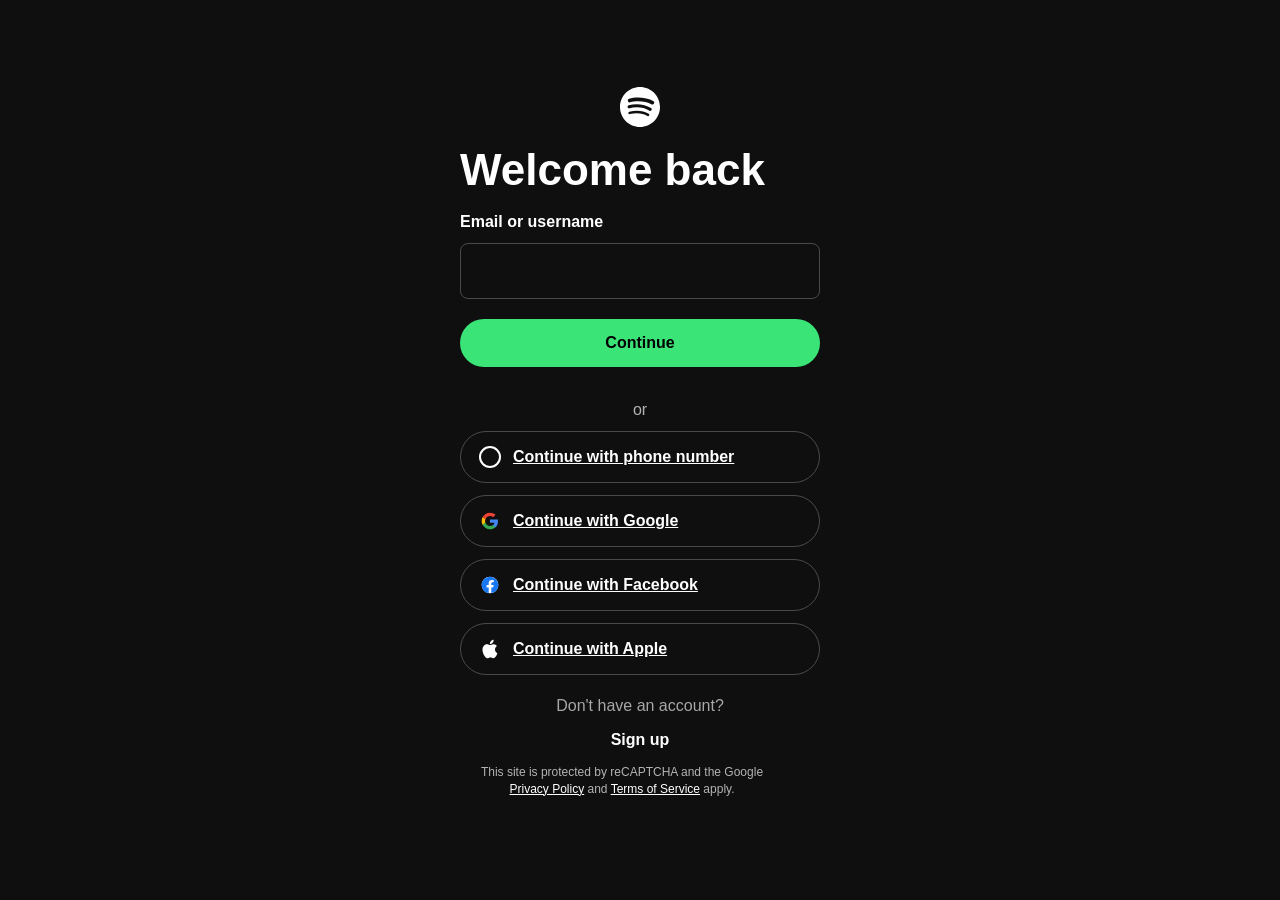
<file: index.html>
<!DOCTYPE html>
<html lang="en">
<head>
    <meta charset="UTF-8">
    <meta name="viewport" content="width=device-width, initial-scale=1.0">
    <title>Spotify</title>
    <link rel="stylesheet" href="style.css">
</head>
<body>
    <main class="auth">
        <section class="parent" aria-label="Sign in">
            <div class="box div1">
                <div class="logo">
                    <img src="assests/spotify.svg" alt="Spotify logo">
                </div>
                <h1 class="page-title">Welcome back</h1>
            </div>

            <div class="box div2">
                <form class="auth-form">
                    <label class="field-label" for="email">Email or username</label>
                    <input id="email" name="email" type="text" autocomplete="username">
                    <button class="btn-primary" type="submit">Continue</button>
                </form>
            </div>

            <div class="box div3">
                <div class="divider">
                    <span>or</span>
                </div>

                <div class="provider-list">
                    <a class="btn-outline" href="https://accounts.spotify.com/en/v2/login/phone?continue=https%3A%2F%2Fopen.spotify.com%2F%3Fflow_ctx%3D9e0e01e0-2de1-4af5-8867-52388e31c17f%253A1770508599&flow_ctx=9e0e01e0-2de1-4af5-8867-52388e31c17f%3A1770508599">
                        <span class="icon phone" aria-hidden="true"></span>
                        <span class="btn-text">Continue with phone number</span>
                        <span class="btn-spacer" aria-hidden="true"></span>
                    </a>
                    <a class="btn-outline" href="https://accounts.spotify.com/en/login/google?continue=https%3A%2F%2Fopen.spotify.com%2F%3Fflow_ctx%3D9e0e01e0-2de1-4af5-8867-52388e31c17f%253A1770508599&flow_ctx=9e0e01e0-2de1-4af5-8867-52388e31c17f%3A1770508599">
                        <img class="provider-icon" src="assests/Google.svg" alt="" aria-hidden="true">
                        <span class="btn-text">Continue with Google</span>
                        <span class="btn-spacer" aria-hidden="true"></span>
                    </a>
                    <a class="btn-outline" href="https://accounts.spotify.com/en/login/facebook?continue=https%3A%2F%2Fopen.spotify.com%2F%3Fflow_ctx%3D9e0e01e0-2de1-4af5-8867-52388e31c17f%253A1770508599&flow_ctx=9e0e01e0-2de1-4af5-8867-52388e31c17f%3A1770508599">
                        <img class="provider-icon" src="assests/Facebook.svg" alt="" aria-hidden="true">
                        <span class="btn-text">Continue with Facebook</span>
                        <span class="btn-spacer" aria-hidden="true"></span>
                    </a>
                    <a class="btn-outline" href="https://accounts.spotify.com/en/login/apple?continue=https%3A%2F%2Fopen.spotify.com%2F%3Fflow_ctx%3D9e0e01e0-2de1-4af5-8867-52388e31c17f%253A1770508599&flow_ctx=9e0e01e0-2de1-4af5-8867-52388e31c17f%3A1770508599">
                        <img class="provider-icon" src="assests/apple.svg" alt="" aria-hidden="true">
                        <span class="btn-text">Continue with Apple</span>
                        <span class="btn-spacer" aria-hidden="true"></span>
                    </a>
                </div>

                <div class="account">
                    <p class="signup-text">Don't have an account?</p>
                    <a class="signup-link" href="#">Sign up</a>
                </div>

                <section>
                <div class="privacy">
                    <div style="min-height:var(--encore-spacing-looser-4);min-width:0"></div></section>

                    <div class="privacy-inner">
                        <p class="privacy-text">
                            This site is protected by reCAPTCHA and the Google
                            <a class="privacy-link" href="https://policies.google.com/privacy" target="_blank" rel="noopener noreferrer">Privacy Policy</a>
                            and
                            <a class="privacy-link" href="https://policies.google.com/terms" target="_blank" rel="noopener noreferrer">Terms of Service</a>
                            apply.
                        </p>
                    </div>
            </div>
        </div>
            
             </section>
    </main>
</body>
</html>
</file>
<file: style.css>
*{
    box-sizing: border-box;
}

body{
    margin: 0;
    background: #0f0f0f;
    color: #ffffff;
    font-family: "SpotifyMixUI", "CircularSp-Arab", "CircularSp-Hebr",
        "CircularSp-Cyrl", "CircularSp-Grek", "CircularSp-Deva", sans-serif;
}

.logo img{
    width: 32px;
    height: 32px;
    display: flex;
    flex-direction: center;
}

.auth{
    min-height: 100vh;
    display: flex;
    align-items: center;
    justify-content: center;
    padding: 48px 16px 64px;
}

.parent{
    width: 360px;
    display: flex;
    flex-direction: column;
    gap: 18px;
}

.box{
    width: 100%;
}

.div1{
    display: flex;
    flex-direction: column;
    align-items: center;
    gap: 18px;
}

.logo{
    display: flex;
    justify-content: center;
}

.logo img{
    width: 40px;
    height: 40px;
}

.page-title{
    margin: 0;
    font-family: "SpotifyMixUITitle", "CircularSp-Arab", "CircularSp-Hebr",
        "CircularSp-Cyrl", "CircularSp-Grek", "CircularSp-Deva", sans-serif;
    font-size: 44px;
    font-weight: 800;
    text-align: left;
    overflow-wrap: break-word;
    width: 100%;
}

.auth-form{
    text-align: left;
}

.field-label{
    display: block;
    font-weight: 700;
    margin-bottom: 12px;
}

.auth-form input{
    width: 100%;
    height: 56px;
    border: 1px solid #4a4a4a;
    border-radius: 8px;
    background: transparent;
    color: #ffffff;
    padding: 0 14px;
    font-size: 17px;
}

.auth-form input:focus{
    outline: none;
    border-color: #1ed760;
    box-shadow: 0 0 0 3px rgba(30, 215, 96, 0.2);
}

.btn-primary{
    width: 100%;
    height: 48px;
    margin-top: 20px;
    border: none;
    border-radius: 9999px;
    background: rgb(59, 228, 119);
    color: rgb(0, 0, 0);
    font-size: 16px;
    font-weight: 700;
    display: flex;
    align-items: center;
    justify-content: center;
    padding: 8px 32px;
    cursor: pointer;
    transition: background-color 0.05s cubic-bezier(0.3, 0, 0, 1),
        transform 0.05s cubic-bezier(0.3, 0, 0, 1);
    will-change: transform;
}

.divider{
    margin: 16px 0 12px;
    display: grid;
    place-items: center;
    color: #b3b3b3;
    text-transform: lowercase;
}

.provider-list{
    display: grid;
    gap: 12px;
}

.btn-outline{
    width: 100%;
    height: 52px;
    border: 1px solid #4a4a4a;
    border-radius: 999px;
    background: transparent;
    color: #ffffff;
    font-size: 16px;
    font-weight: 600;
    display: flex;
    align-items: center;
    justify-content: flex-start;
    gap: 12px;
    padding: 0 18px;
    cursor: pointer;
}

.provider-icon{
    width: 20px;
    height: 20px;
    display: inline-block;
    flex: 0 0 22px;
}

.icon{
    width: 22px;
    height: 22px;
    display: inline-flex;
    align-items: center;
    justify-content: center;
    border-radius: 50%;
    font-weight: 700;
    font-size: 14px;
    flex: 0 0 22px;
}

.btn-text{
    text-align: left;
}

.btn-spacer{
    display: none;
}

.icon.phone{
    border: 2px solid #ffffff;
}

.signup-text{
    margin-top: 22px;
    color: #a7a7a7;
}

.signup-link{
    color: #ffffff;
    font-weight: 700;
    text-decoration: none;
}

.account{
    display: flex;
    flex-direction: column;
    align-items: center;
    text-align: center;
}

.privacy{
    margin-top: 15px;
    text-align: center;
}

.privacy-inner{
    display: block;
}

.privacy-text{
    margin: 0;
    color: #b3b3b3;
    font-size: 12px;
    font-weight: 400;
    font-family: "SpotifyMixUI", "CircularSp-Arab", "CircularSp-Hebr",
        "CircularSp-Cyrl", "CircularSp-Grek", "CircularSp-Deva", sans-serif;
    line-height: 1.35;
    overflow-wrap: anywhere;
    display: block;
    text-align: center;
    width: 324px;
}

.privacy-link{
    color: #ffffff;
    text-decoration: underline;
}

.privacy{
    font-display: flex;
    justify-content: center;
    align-items: center;
}

.conditions{
    font-display: flex;
    justify-content: center;
    align-items: center;
}
</file>
<file: Spotify/style.css>
*{
    box-sizing: border-box;
}

body{
    margin: 0;
    background: #0f0f0f;
    color: #ffffff;
    font-family: "SpotifyMixUI", "CircularSp-Arab", "CircularSp-Hebr",
        "CircularSp-Cyrl", "CircularSp-Grek", "CircularSp-Deva", sans-serif;
}

.logo img{
    width: 32px;
    height: 32px;
    display: flex;
    flex-direction: center;
}

.auth{
    min-height: 100vh;
    display: flex;
    align-items: center;
    justify-content: center;
    padding: 48px 16px 64px;
}

.parent{
    width: 360px;
    display: flex;
    flex-direction: column;
    gap: 18px;
}

.box{
    width: 100%;
}

.div1{
    display: flex;
    flex-direction: column;
    align-items: center;
    gap: 18px;
}

.logo{
    display: flex;
    justify-content: center;
}

.logo img{
    width: 40px;
    height: 40px;
}

.page-title{
    margin: 0;
    font-family: "SpotifyMixUITitle", "CircularSp-Arab", "CircularSp-Hebr",
        "CircularSp-Cyrl", "CircularSp-Grek", "CircularSp-Deva", sans-serif;
    font-size: 44px;
    font-weight: 800;
    text-align: left;
    overflow-wrap: break-word;
    width: 100%;
}

.auth-form{
    text-align: left;
}

.field-label{
    display: block;
    font-weight: 700;
    margin-bottom: 12px;
}

.auth-form input{
    width: 100%;
    height: 56px;
    border: 1px solid #4a4a4a;
    border-radius: 8px;
    background: transparent;
    color: #ffffff;
    padding: 0 14px;
    font-size: 17px;
}

.auth-form input:focus{
    outline: none;
    border-color: #1ed760;
    box-shadow: 0 0 0 3px rgba(30, 215, 96, 0.2);
}

.btn-primary{
    width: 100%;
    height: 48px;
    margin-top: 20px;
    border: none;
    border-radius: 9999px;
    background: rgb(59, 228, 119);
    color: rgb(0, 0, 0);
    font-size: 16px;
    font-weight: 700;
    display: flex;
    align-items: center;
    justify-content: center;
    padding: 8px 32px;
    cursor: pointer;
    transition: background-color 0.05s cubic-bezier(0.3, 0, 0, 1),
        transform 0.05s cubic-bezier(0.3, 0, 0, 1);
    will-change: transform;
}

.divider{
    margin: 16px 0 12px;
    display: grid;
    place-items: center;
    color: #b3b3b3;
    text-transform: lowercase;
}

.provider-list{
    display: grid;
    gap: 12px;
}

.btn-outline{
    width: 100%;
    height: 52px;
    border: 1px solid #4a4a4a;
    border-radius: 999px;
    background: transparent;
    color: #ffffff;
    font-size: 16px;
    font-weight: 600;
    display: flex;
    align-items: center;
    justify-content: flex-start;
    gap: 12px;
    padding: 0 18px;
    cursor: pointer;
}

.provider-icon{
    width: 20px;
    height: 20px;
    display: inline-block;
    flex: 0 0 22px;
}

.icon{
    width: 22px;
    height: 22px;
    display: inline-flex;
    align-items: center;
    justify-content: center;
    border-radius: 50%;
    font-weight: 700;
    font-size: 14px;
    flex: 0 0 22px;
}

.btn-text{
    text-align: left;
}

.btn-spacer{
    display: none;
}

.icon.phone{
    border: 2px solid #ffffff;
}

.signup-text{
    margin-top: 22px;
    color: #a7a7a7;
}

.signup-link{
    color: #ffffff;
    font-weight: 700;
    text-decoration: none;
}

.account{
    display: flex;
    flex-direction: column;
    align-items: center;
    text-align: center;
}

.privacy{
    margin-top: 15px;
    text-align: center;
}

.privacy-inner{
    display: block;
}

.privacy-text{
    margin: 0;
    color: #b3b3b3;
    font-size: 12px;
    font-weight: 400;
    font-family: "SpotifyMixUI", "CircularSp-Arab", "CircularSp-Hebr",
        "CircularSp-Cyrl", "CircularSp-Grek", "CircularSp-Deva", sans-serif;
    line-height: 1.35;
    overflow-wrap: anywhere;
    display: block;
    text-align: center;
    width: 324px;
}

.privacy-link{
    color: #ffffff;
    text-decoration: underline;
}

.privacy{
    font-display: flex;
    justify-content: center;
    align-items: center;
}

.conditions{
    font-display: flex;
    justify-content: center;
    align-items: center;
}
</file>
